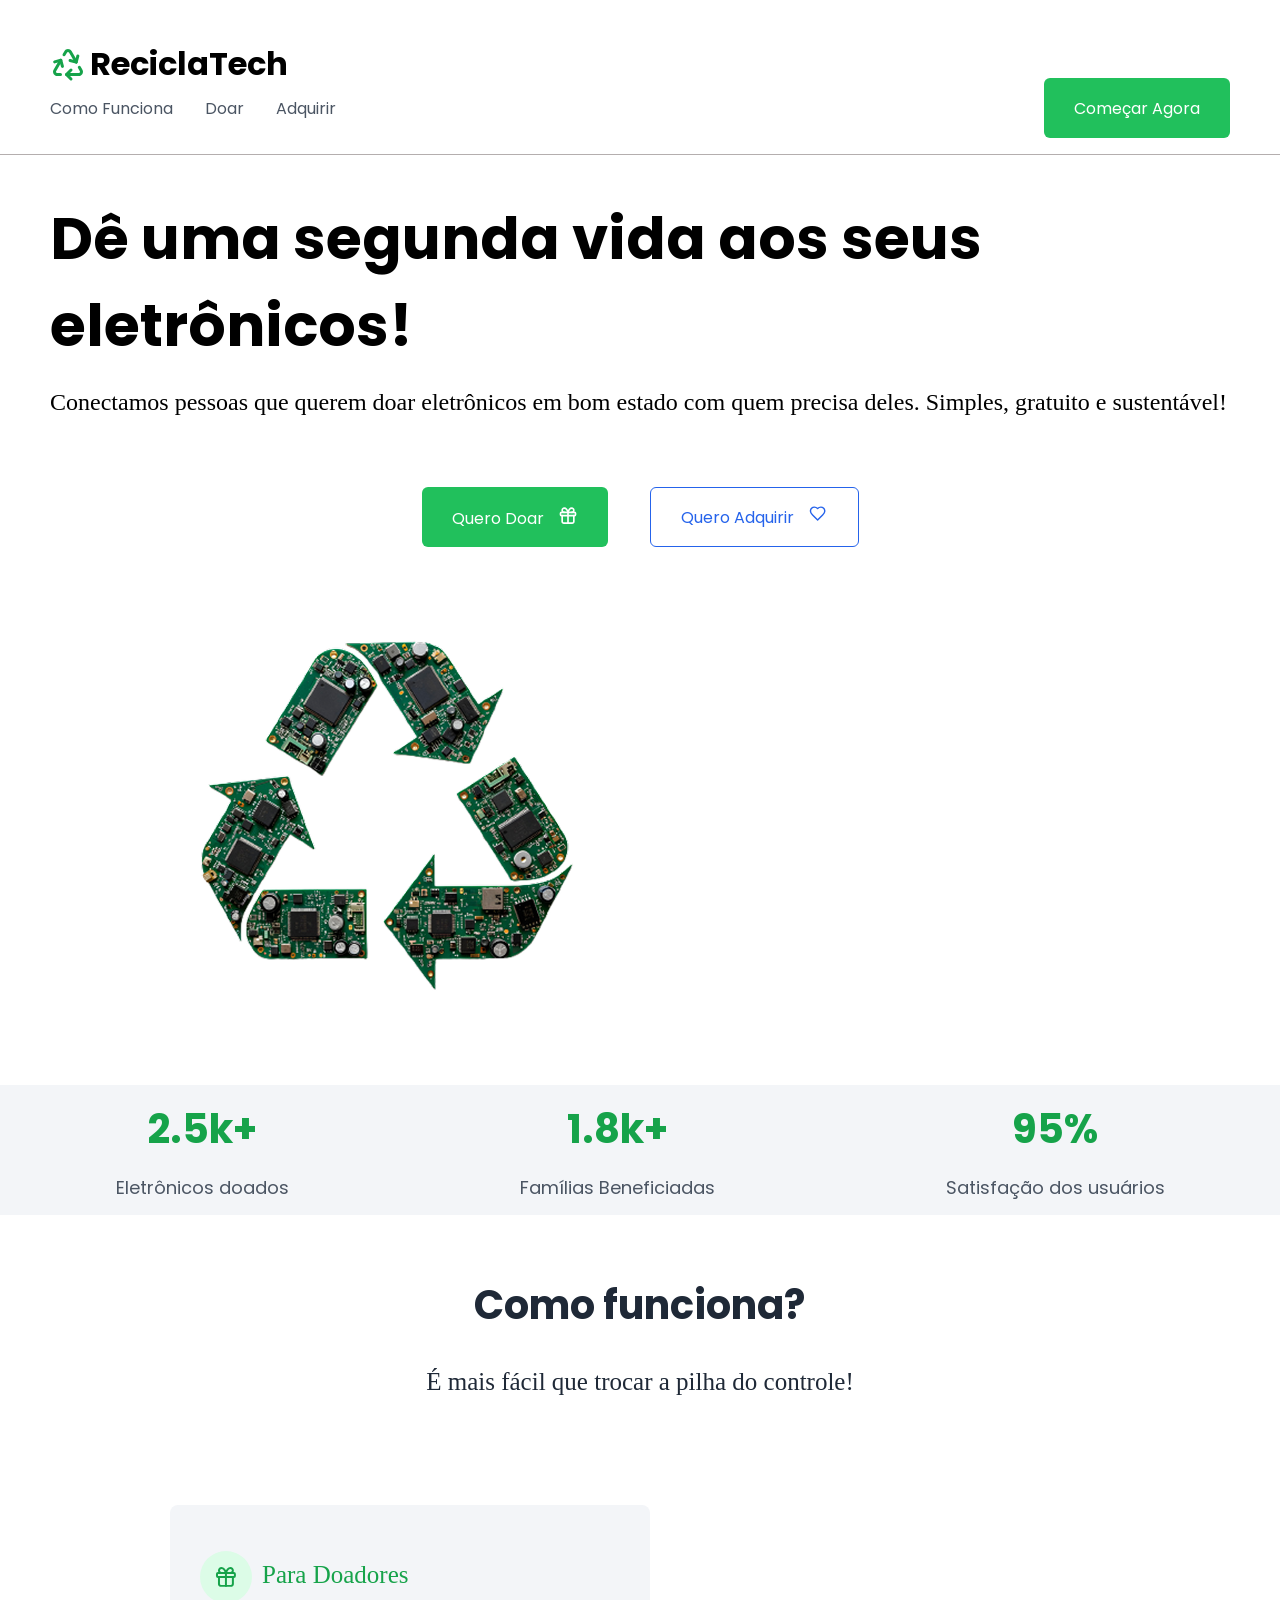
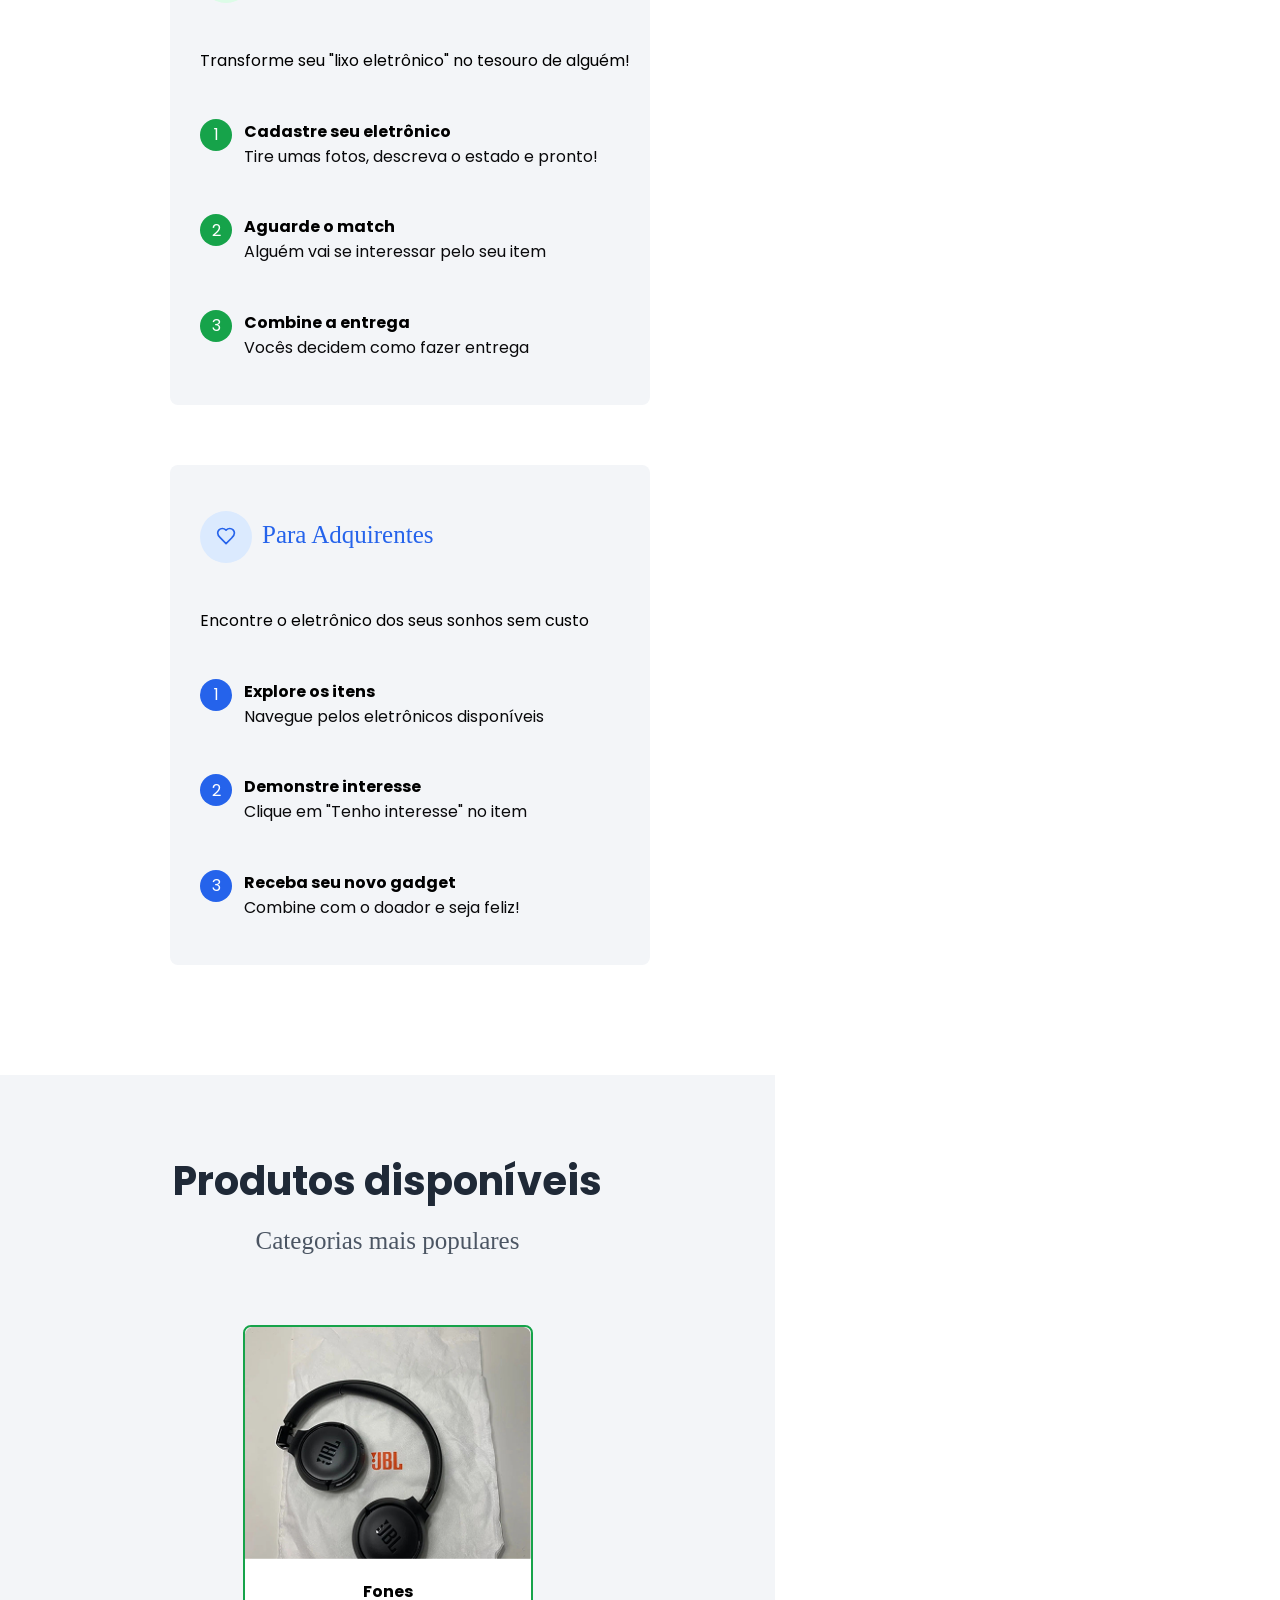
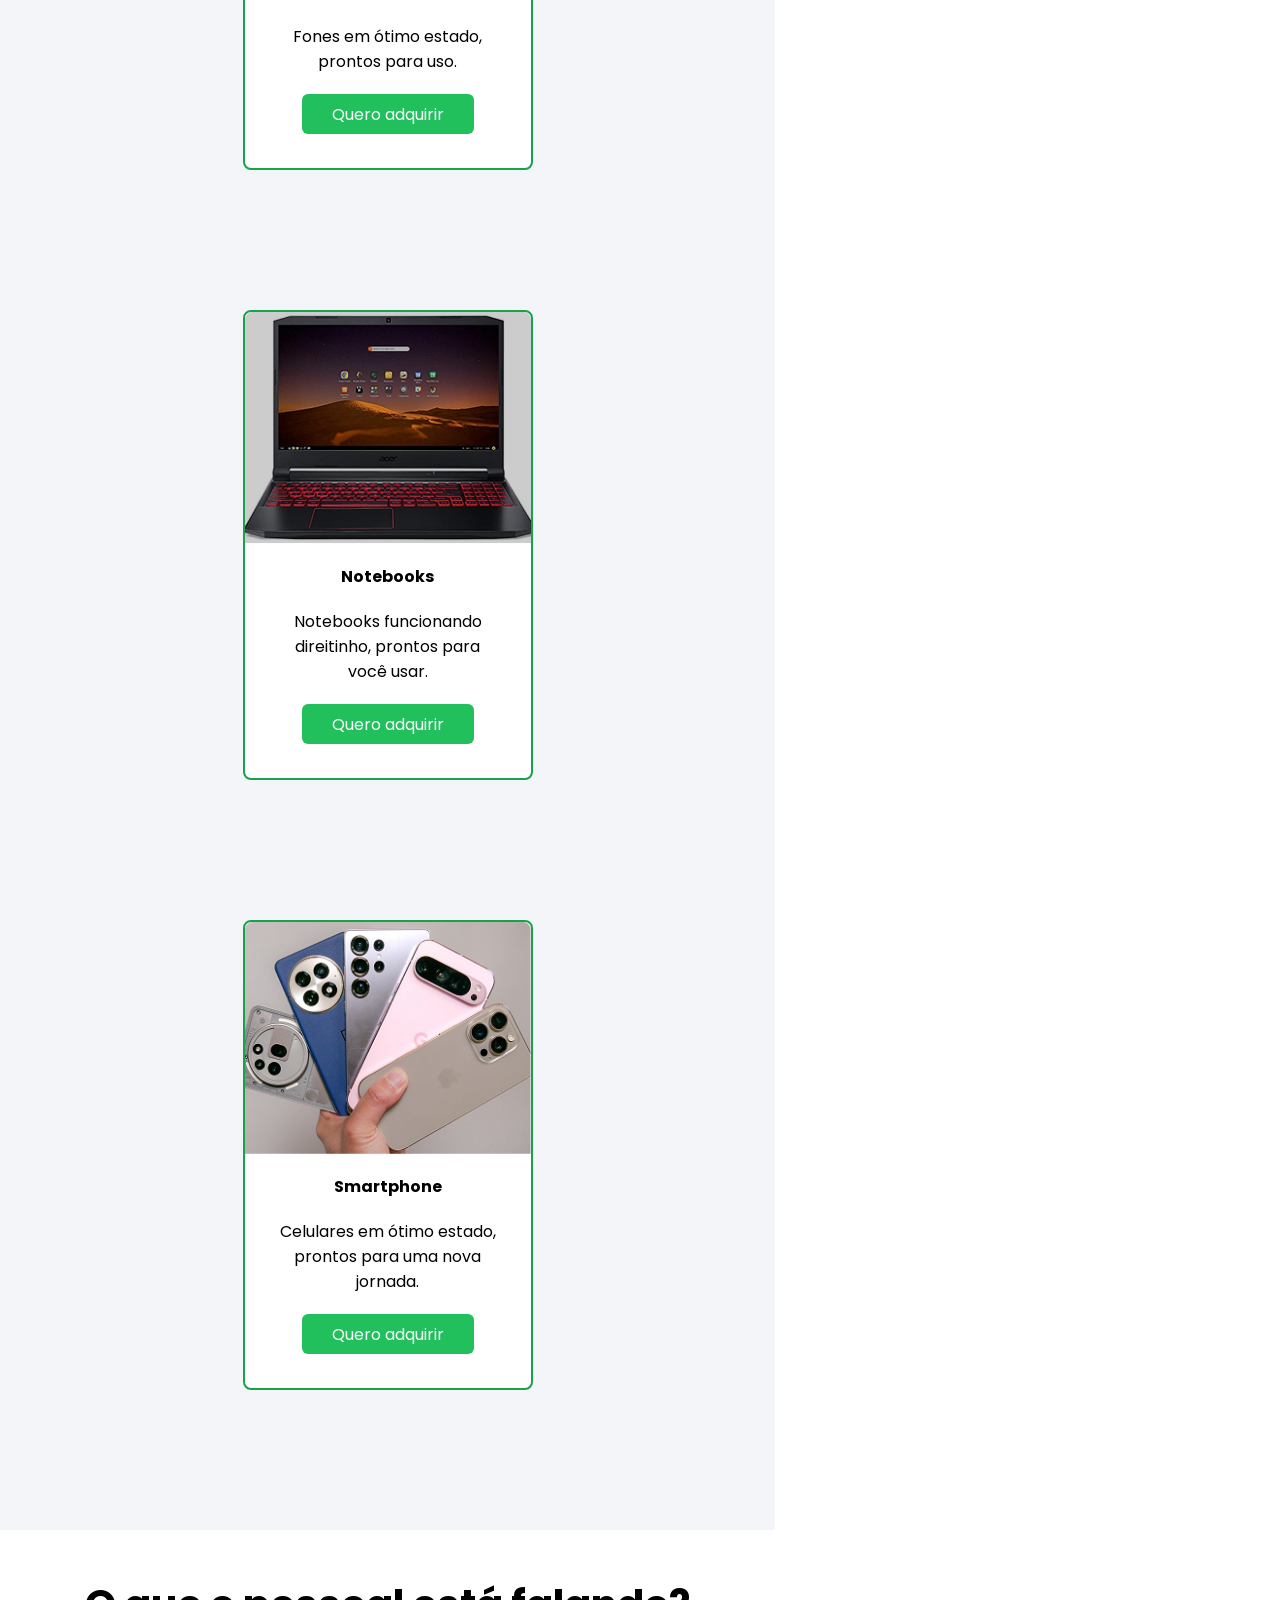
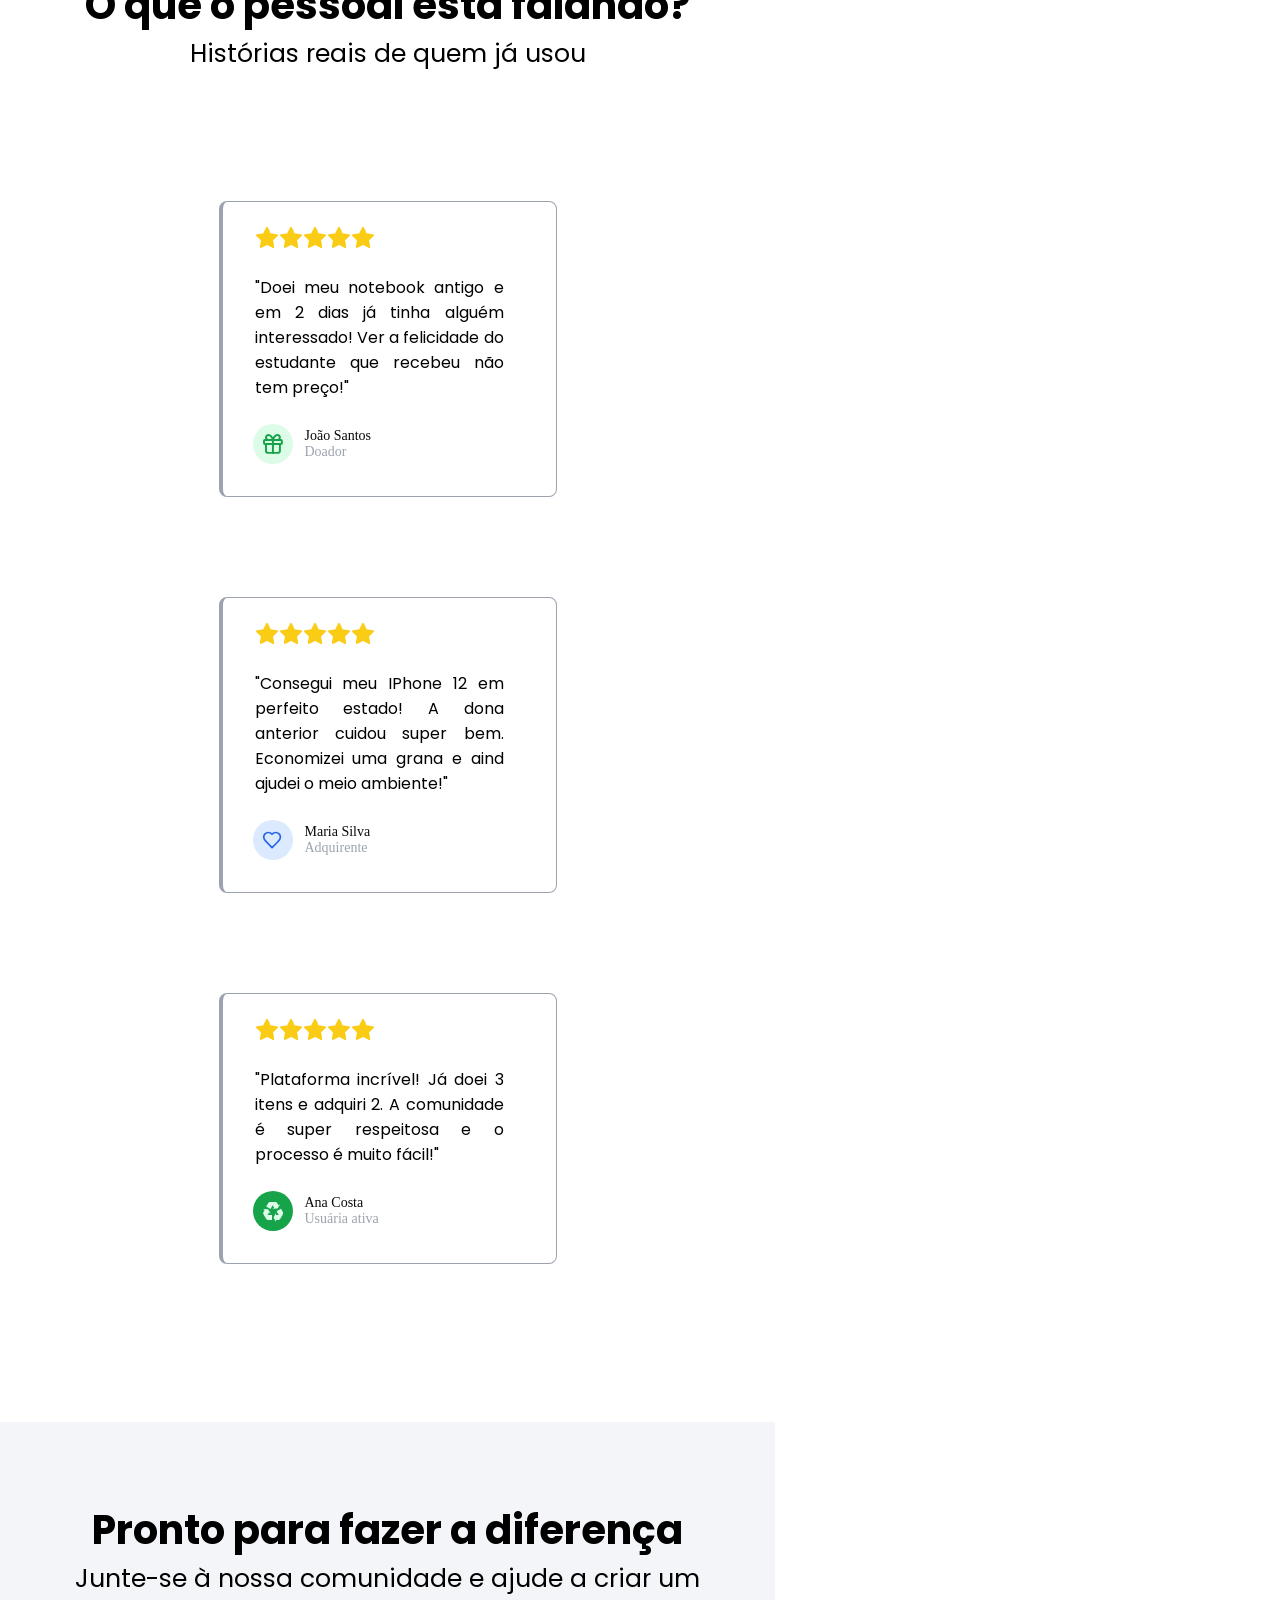
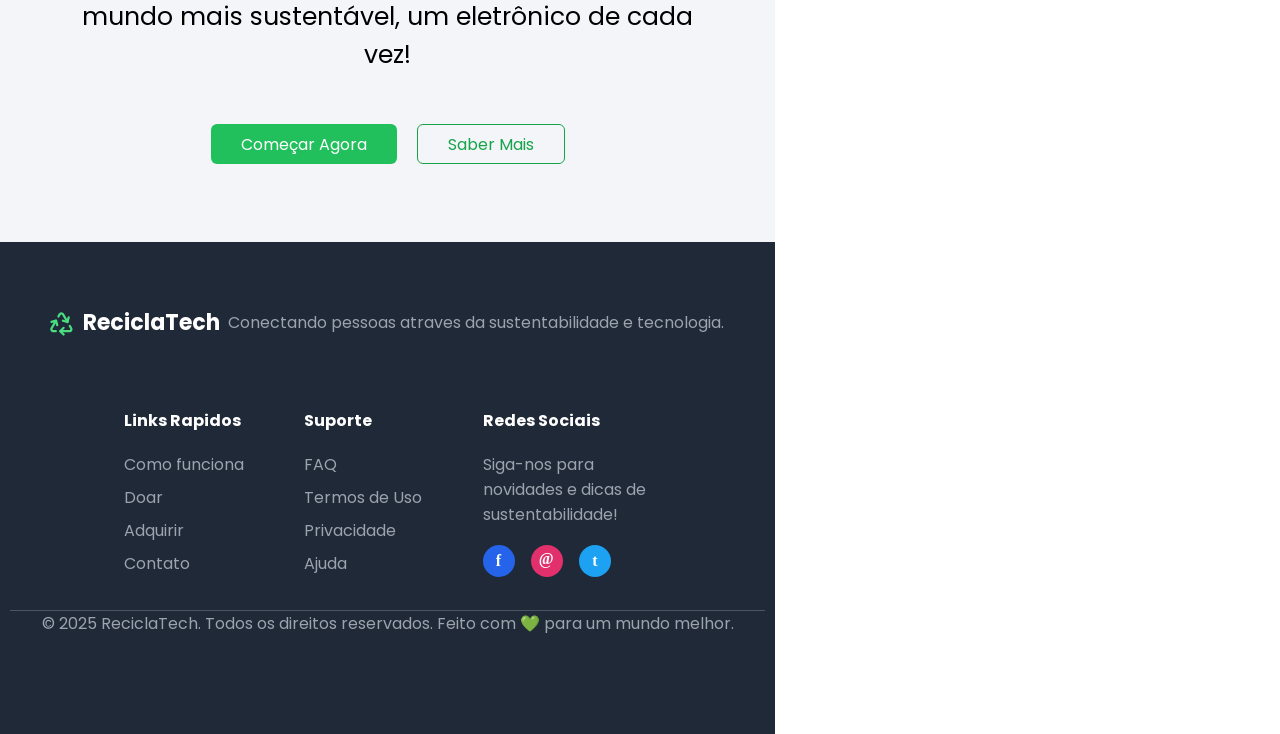
<file: index.html>
<!DOCTYPE html>
<html lang="pt-br">
<head>
    <meta charset="UTF-8">
    <meta name="viewport" content="width=device-width, initial-scale=1.0">
    <link rel="stylesheet" href="style.css">
    <link rel="preconnect" href="https://fonts.googleapis.com">
    <link rel="preconnect" href="https://fonts.gstatic.com" crossorigin>
    <link href="https://fonts.googleapis.com/css2?family=Poppins:ital,wght@0,100;0,200;0,300;0,400;0,500;0,600;0,700;0,800;0,900;1,100;1,200;1,300;1,400;1,500;1,600;1,700;1,800;1,900&display=swap" rel="stylesheet">

    <title>ReciclaTech</title>
       
</head>
<body>
    <header class="header">
        <div>
            <h1 class="header-logo">
                <svg width="36" height="36" viewBox="0 0 36 36" fill="none" xmlns="http://www.w3.org/2000/svg">
                    <path d="M10.5001 28.5H7.22264C6.74949 28.5014 6.28402 28.3804 5.8714 28.1489C5.45877 27.9173 5.113 27.5831 4.86764 27.1785C4.63201 26.7722 4.50741 26.311 4.50635 25.8413C4.5053 25.3716 4.62783 24.9099 4.86164 24.5025L10.7941 14.25" stroke="#16A34A" stroke-width="3" stroke-linecap="round" stroke-linejoin="round"/>
                    <path d="M16.5 28.5H28.8045C29.2754 28.4964 29.7374 28.3716 30.1461 28.1378C30.5549 27.904 30.8966 27.569 31.1385 27.165C31.3709 26.7598 31.4931 26.3008 31.4931 25.8337C31.4931 25.3666 31.3709 24.9077 31.1385 24.5025L29.2995 21.3225" stroke="#16A34A" stroke-width="3" stroke-linecap="round" stroke-linejoin="round"/>
                    <path d="M21 24L16.5 28.5L21 33" stroke="#16A34A" stroke-width="3" stroke-linecap="round" stroke-linejoin="round"/>
                    <path d="M12.4394 20.394L10.7939 14.25L4.6499 15.897" stroke="#16A34A" stroke-width="3" stroke-linecap="round" stroke-linejoin="round"/>
                    <path d="M14.0161 8.7165L15.6556 5.8785C15.891 5.46809 16.2285 5.12551 16.6354 4.88398C17.0422 4.64245 17.5046 4.51018 17.9776 4.5C18.447 4.49912 18.9084 4.62174 19.3154 4.85554C19.7225 5.08933 20.0609 5.42609 20.2966 5.832L26.2111 16.0965" stroke="#16A34A" stroke-width="3" stroke-linecap="round" stroke-linejoin="round"/>
                    <path d="M20.0669 14.4495L26.2109 16.0965L27.8564 9.9525" stroke="#16A34A" stroke-width="3" stroke-linecap="round" stroke-linejoin="round"/>
                </svg>
                <span>ReciclaTech</span>
            </h1>
            <nav>
                <ul class="menu-list">
                    <li><a href="#">Como Funciona</a></li>
                    <li><a href="#">Doar</a></li>
                    <li><a href="#">Adquirir</a></li>               
                </ul>
            </nav>
        </div>
        <button type="button">Começar Agora</button>        
    </header>
    <main>
            <div>
                <section class="intro">
                    <h2>Dê uma segunda vida aos seus eletrônicos!</h2>              
                    <h4>Conectamos pessoas que querem doar eletrônicos em bom estado com quem precisa deles. Simples, gratuito e sustentável!</h4>       
                </section>          
                <nav>
                    <ul class="buttons">
                        <li>
                            <button type="button">
                                <span>Quero Doar</span>
                                <svg width="20" height="20" viewBox="0 0 24 20" fill="none" xmlns="http://www.w3.org/2000/svg">
                                    <path d="M20 8H4C3.44772 8 3 8.44772 3 9V11C3 11.5523 3.44772 12 4 12H20C20.5523 12 21 11.5523 21 11V9C21 8.44772 20.5523 8 20 8Z" stroke="white" stroke-width="2" stroke-linecap="round" stroke-linejoin="round"/>
                                    <path d="M12 8V21" stroke="white" stroke-width="2" stroke-linecap="round" stroke-linejoin="round"/>
                                    <path d="M19 12V19C19 19.5304 18.7893 20.0391 18.4142 20.4142C18.0391 20.7893 17.5304 21 17 21H7C6.46957 21 5.96086 20.7893 5.58579 20.4142C5.21071 20.0391 5 19.5304 5 19V12" stroke="white" stroke-width="2" stroke-linecap="round" stroke-linejoin="round"/>
                                    <path d="M7.5 8.00001C6.83696 8.00001 6.20107 7.73662 5.73223 7.26778C5.26339 6.79894 5 6.16305 5 5.50001C5 4.83697 5.26339 4.20108 5.73223 3.73224C6.20107 3.2634 6.83696 3.00001 7.5 3.00001C8.46469 2.9832 9.41003 3.45127 10.2127 4.34317C11.0154 5.23507 11.6383 6.50941 12 8.00001C12.3617 6.50941 12.9846 5.23507 13.7873 4.34317C14.59 3.45127 15.5353 2.9832 16.5 3.00001C17.163 3.00001 17.7989 3.2634 18.2678 3.73224C18.7366 4.20108 19 4.83697 19 5.50001C19 6.16305 18.7366 6.79894 18.2678 7.26778C17.7989 7.73662 17.163 8.00001 16.5 8.00001" stroke="white" stroke-width="2" stroke-linecap="round" stroke-linejoin="round"/>
                                </svg>                
                            </button>
                        </li>       
                        <li>
                            <button class="adquirir">
                                <span>Quero Adquirir</span>                    
                                <svg width="20" height="18" viewBox="0 0 21 21" fill="none" xmlns="http://www.w3.org/2000/svg">
                                    <path d="M15.9069 11.721C17.1543 10.4987 18.4185 9.03358 18.4185 7.11637C18.4185 5.89514 17.9334 4.72393 17.0698 3.86039C16.2063 2.99685 15.0351 2.51172 13.8139 2.51172C12.3404 2.51172 11.3022 2.93032 10.0464 4.18614C8.7906 2.93032 7.75246 2.51172 6.27897 2.51172C5.05774 2.51172 3.88653 2.99685 3.02299 3.86039C2.15945 4.72393 1.67432 5.89514 1.67432 7.11637C1.67432 9.04195 2.93013 10.5071 4.18594 11.721L10.0464 17.5815L15.9069 11.721Z" stroke="#2563EB" stroke-width="1.67442" stroke-linecap="round" stroke-linejoin="round"/>
                                </svg>                
                            </button>                
                        </li>
                    </ul>
                </nav>
                <div style="margin-left: 180px; margin-top: 50px; margin-bottom: 57px;">
                    <img src="./assets/img/simbolo-de-reciclagem-feito-de-placas-de-circuitos-eletronicos 1.png" alt="símbolo de rciclagem feito de placas de circuitos eletrônicos">
                </div>  
                <section class="estatistica">
                    <div class="dados">
                        <h2>2.5k+</h2>
                        <p>Eletrônicos doados</p>
                    </div>   
                    <div class="dados">
                        <h2>1.8k+</h2>
                        <p>Famílias Beneficiadas</p>
                    </div>
                    <div class="dados">
                        <h2>95%</h2>
                        <p>Satisfação dos usuários</p>
                    </div>            
                </section>        
                <section class="funcionamento">
                    <div class="how-function">
                        <h2>Como funciona?</h2>
                        <h3>É mais fácil que trocar a pilha do controle!</h3>
                    </div>            
                    <div class="card">
                        <div class="donation">
                            <div class="circulo-topico">
                                <svg width="52" height="24" viewBox="0 0 24 24" fill="none" xmlns="http://www.w3.org/2000/svg">
                                    <path d="M19.8836 7.95349H3.97661C3.42753 7.95349 2.98242 8.3986 2.98242 8.94768V10.936C2.98242 11.4851 3.42753 11.9302 3.97661 11.9302H19.8836C20.4327 11.9302 20.8778 11.4851 20.8778 10.936V8.94768C20.8778 8.3986 20.4327 7.95349 19.8836 7.95349Z" stroke="#16A34A" stroke-width="1.98837" stroke-linecap="round" stroke-linejoin="round"/>
                                    <path d="M11.9302 7.95349V20.8779" stroke="#16A34A" stroke-width="1.98837" stroke-linecap="round" stroke-linejoin="round"/>
                                    <path d="M18.8893 11.9303V18.8896C18.8893 19.4169 18.6798 19.9227 18.3069 20.2956C17.934 20.6685 17.4283 20.878 16.9009 20.878H6.95908C6.43173 20.878 5.92598 20.6685 5.55308 20.2956C5.18019 19.9227 4.9707 19.4169 4.9707 18.8896V11.9303" stroke="#16A34A" stroke-width="1.98837" stroke-linecap="round" stroke-linejoin="round"/>
                                    <path d="M7.45617 7.95342C6.79698 7.95342 6.16479 7.69156 5.69868 7.22544C5.23256 6.75933 4.9707 6.12714 4.9707 5.46796C4.9707 4.80877 5.23256 4.17658 5.69868 3.71047C6.16479 3.24435 6.79698 2.98249 7.45617 2.98249C8.41525 2.96578 9.35509 3.43113 10.1531 4.31784C10.9512 5.20456 11.5704 6.47149 11.93 7.95342C12.2896 6.47149 12.9088 5.20456 13.7069 4.31784C14.5049 3.43113 15.4448 2.96578 16.4038 2.98249C17.063 2.98249 17.6952 3.24435 18.1613 3.71047C18.6274 4.17658 18.8893 4.80877 18.8893 5.46796C18.8893 6.12714 18.6274 6.75933 18.1613 7.22544C17.6952 7.69156 17.063 7.95342 16.4038 7.95342" stroke="#16A34A" stroke-width="1.98837" stroke-linecap="round" stroke-linejoin="round"/>
                                </svg>                   
                            </div>
                            <h3>Para Doadores</h3>                                    
                        </div>                
                        <p>Transforme seu "lixo eletrônico" no tesouro de alguém!</p>
                        <div class="subtopico">
                            <div class="circulo-subtopico circulo-subtopico--green">1</div>
                                <div class="text">
                                    <h4>Cadastre seu eletrônico</h4>
                                    <p>Tire umas fotos, descreva o estado e pronto!</p>
                                </div>
                            </div>                        
                        <div class="subtopico">
                            <div class="circulo-subtopico circulo-subtopico--green">2</div>                    
                                <div class="text">
                                    <h4>Aguarde o match</h4>
                                    <p>Alguém vai se interessar pelo seu item</p>
                                </div>
                        </div>                        
                        <div class="subtopico">
                            <div class="circulo-subtopico circulo-subtopico--green">3</div>
                                <div class="text">
                                    <h4>Combine a entrega</h4>
                                    <p>Vocês decidem como fazer  entrega</p>
                                </div>
                        </div>
                    </div>
                    <div class="card">
                        <div class="purchase">
                            <div class="circulo-topico">
                                <svg width="21" height="21" viewBox="0 0 21 21" fill="none" xmlns="http://www.w3.org/2000/svg">
                                <path d="M15.9069 11.721C17.1543 10.4987 18.4185 9.03358 18.4185 7.11637C18.4185 5.89514 17.9334 4.72393 17.0698 3.86039C16.2063 2.99685 15.0351 2.51172 13.8139 2.51172C12.3404 2.51172 11.3022 2.93032 10.0464 4.18614C8.7906 2.93032 7.75246 2.51172 6.27897 2.51172C5.05774 2.51172 3.88653 2.99685 3.02299 3.86039C2.15945 4.72393 1.67432 5.89514 1.67432 7.11637C1.67432 9.04195 2.93013 10.5071 4.18594 11.721L10.0464 17.5815L15.9069 11.721Z" stroke="#2563EB" stroke-width="1.67442" stroke-linecap="round" stroke-linejoin="round"/>
                                </svg>
                   
                            </div>
                            <h3>Para Adquirentes</h3>                                    
                        </div>                
                        <p>Encontre o eletrônico dos seus sonhos sem custo</p>
                        <div class="subtopico">
                            <div class="circulo-subtopico circulo-subtopico--blue">1</div>
                                <div class="text">
                                    <h4>Explore os itens</h4>
                                    <p>Navegue pelos eletrônicos disponíveis</p>
                                </div>
                            </div>                        
                        <div class="subtopico">
                            <div class="circulo-subtopico circulo-subtopico--blue">2</div>                    
                                <div class="text">
                                    <h4>Demonstre interesse</h4>
                                    <p>Clique em "Tenho interesse" no item</p>
                                </div>
                        </div>                        
                        <div class="subtopico">
                            <div class="circulo-subtopico circulo-subtopico--blue">3</div>
                                <div class="text">
                                    <h4>Receba seu novo gadget</h4>
                                    <p>Combine com o doador e seja feliz!</p>
                                </div>
                        </div>
                    </div>                    
                </section>
                <section class="produtos">
                    <div class="produtos-disponiveis">
                        <h2>Produtos disponíveis</h2>
                        <h3>Categorias mais populares</h3>
                    </div>
                    <div class="product-card">
                        <img src="./assets/img/fone-jbl.png" alt="fones de ouvido">
                        <div>
                        <h4>Fones</h4>
                        <p>Fones em ótimo estado, prontos para uso.</p>
                        <button>Quero adquirir</button>
                        </div>
                    </div>
                    <div class="product-card">
                        <img src="./assets/notebook.png" alt="Notebooks">
                        <div>
                        <h4>Notebooks</h4>
                        <p>Notebooks funcionando direitinho, prontos para você usar.</p>
                        <button>Quero adquirir</button>
                        </div>
                    </div>
                    <div class="product-card">
                        <img src="./assets/celulares.png" alt="Notebooks">
                        <div>
                        <h4>Smartphone</h4>
                        <p>Celulares em ótimo estado, prontos para uma nova jornada.</p>
                        <button>Quero adquirir</button>
                        </div>
                    </div>            
                </section>
                <section class="comments">
                    <div class="comment-title">
                        <h2>O que o pessoal está falando?</h2>
                        <h3>Histórias reais de quem já usou</h3>
                    </div>
                    <div class="comment-card">
                        <div class="people-comment">
                            <img src="./assets/star.png" alt="cinco estrelas">
                            <p>"Doei meu notebook antigo e em 2 dias já tinha alguém interessado! Ver a felicidade do estudante que recebeu não tem preço!"</p>
                        </div>
                        <div class="who">                        
                            <div class="avatar">
                                <svg width="24" height="24" viewBox="0 0 24 24" fill="none" xmlns="http://www.w3.org/2000/svg">
                                    <path d="M19.8836 7.95349H3.97661C3.42753 7.95349 2.98242 8.3986 2.98242 8.94768V10.936C2.98242 11.4851 3.42753 11.9302 3.97661 11.9302H19.8836C20.4327 11.9302 20.8778 11.4851 20.8778 10.936V8.94768C20.8778 8.3986 20.4327 7.95349 19.8836 7.95349Z" stroke="#16A34A" stroke-width="1.98837" stroke-linecap="round" stroke-linejoin="round"/>
                                    <path d="M11.9302 7.95349V20.8779" stroke="#16A34A" stroke-width="1.98837" stroke-linecap="round" stroke-linejoin="round"/>
                                    <path d="M18.8893 11.9303V18.8896C18.8893 19.4169 18.6798 19.9227 18.3069 20.2956C17.934 20.6685 17.4283 20.878 16.9009 20.878H6.95908C6.43173 20.878 5.92598 20.6685 5.55308 20.2956C5.18019 19.9227 4.9707 19.4169 4.9707 18.8896V11.9303" stroke="#16A34A" stroke-width="1.98837" stroke-linecap="round" stroke-linejoin="round"/>
                                    <path d="M7.45617 7.95342C6.79698 7.95342 6.16479 7.69156 5.69868 7.22544C5.23256 6.75933 4.9707 6.12714 4.9707 5.46796C4.9707 4.80877 5.23256 4.17658 5.69868 3.71047C6.16479 3.24435 6.79698 2.98249 7.45617 2.98249C8.41525 2.96578 9.35509 3.43113 10.1531 4.31784C10.9512 5.20456 11.5704 6.47149 11.93 7.95342C12.2896 6.47149 12.9088 5.20456 13.7069 4.31784C14.5049 3.43113 15.4448 2.96578 16.4038 2.98249C17.063 2.98249 17.6952 3.24435 18.1613 3.71047C18.6274 4.17658 18.8893 4.80877 18.8893 5.46796C18.8893 6.12714 18.6274 6.75933 18.1613 7.22544C17.6952 7.69156 17.063 7.95342 16.4038 7.95342" stroke="#16A34A" stroke-width="1.98837" stroke-linecap="round" stroke-linejoin="round"/>
                                </svg>
                            </div>
                            <div class="name">
                                <h5>João Santos</h5>
                                <h5 class="subtitle">Doador</h5>
                            </div>
                        </div>
                    </div>
                    <div class="comment-card">
                        <div class="people-comment">
                            <img src="./assets/star.png" alt="cinco estrelas">
                            <p>"Consegui meu IPhone 12 em perfeito estado! A dona anterior cuidou super bem. Economizei uma grana e aind ajudei o meio ambiente!"</p>
                        </div>
                        <div class="who">                        
                            <div class="avatar avatar-blue">
                                <svg width="21" height="21" viewBox="0 0 21 21" fill="none" xmlns="http://www.w3.org/2000/svg">
                                <path d="M15.9069 11.721C17.1543 10.4987 18.4185 9.03358 18.4185 7.11637C18.4185 5.89514 17.9334 4.72393 17.0698 3.86039C16.2063 2.99685 15.0351 2.51172 13.8139 2.51172C12.3404 2.51172 11.3022 2.93032 10.0464 4.18614C8.7906 2.93032 7.75246 2.51172 6.27897 2.51172C5.05774 2.51172 3.88653 2.99685 3.02299 3.86039C2.15945 4.72393 1.67432 5.89514 1.67432 7.11637C1.67432 9.04195 2.93013 10.5071 4.18594 11.721L10.0464 17.5815L15.9069 11.721Z" stroke="#2563EB" stroke-width="1.67442" stroke-linecap="round" stroke-linejoin="round"/>
                                </svg>
                            </div>
                            <div class="name">
                                <h5>Maria Silva</h5>
                                <h5 class="subtitle">Adquirente</h5>
                            </div>
                        </div>
                    </div>
                    <div class="comment-card">
                        <div class="people-comment">
                            <img src="./assets/star.png" alt="cinco estrelas">
                            <p>"Plataforma incrível! Já doei 3 itens e adquiri 2. A comunidade é super respeitosa e o processo é muito fácil!"</p>
                        </div>
                        <div class="who">                        
                            <div class="avatar avatar-green">
                                <svg width="24" height="24" viewBox="0 0 24 24" fill="none" xmlns="http://www.w3.org/2000/svg">
                                <path d="M21.8202 15.4201L19.3202 19.7501C18.8302 20.6101 17.9202 21.0601 17.0002 21.0001H15.0002V23.0001L12.5002 18.5001L15.0002 14.0001V16.0001H17.8202L15.6002 12.1501L19.9302 9.65006L21.7302 12.7701C22.2502 13.5401 22.3202 14.5701 21.8202 15.4201ZM9.21016 3.06006H14.2102C15.1902 3.06006 16.0402 3.63006 16.4502 4.45006L17.4502 6.19006L19.1802 5.19006L16.5402 9.60006L11.3902 9.69006L13.1202 8.69006L11.7102 6.24006L9.50016 10.0901L5.16016 7.59006L6.96016 4.47006C7.37016 3.64006 8.22016 3.06006 9.21016 3.06006ZM5.05016 19.7601L2.55016 15.4301C2.06016 14.5801 2.13016 13.5601 2.64016 12.7901L3.64016 11.0601L1.91016 10.0601L7.05016 10.1401L9.70016 14.5601L7.97016 13.5601L6.56016 16.0001H11.0002V21.0001H7.40016C6.93166 21.034 6.46305 20.9357 6.04762 20.7165C5.63219 20.4973 5.2866 20.1659 5.05016 19.7601Z" fill="#DCFCE7"/>
                                </svg>
                            </div>
                            <div class="name">
                                <h5>Ana Costa</h5>
                                <h5 class="subtitle">Usuária ativa</h5>
                            </div>
                        </div>
                    </div>
                </section>
            </div>     
                <section class="join">
                    <div>
                        <h2> Pronto para fazer a diferença</h2>
                        <h3>Junte-se à nossa comunidade e ajude a criar um mundo mais sustentável, um eletrônico de cada vez!</h3>
                    </div>
                    <div>
                        <button>Começar Agora</button>
                        <button class="know"> Saber Mais</button>
                    </div>                    
                </section>
        </main>
        <footer>
            <section class="rodape">
                <div class="titulo-rodape">
                    <svg width="27" height="27" viewBox="0 0 27 27" fill="none" xmlns="http://www.w3.org/2000/svg">
                    <path d="M7.80362 21.1807H5.36783C5.01619 21.1817 4.67026 21.0919 4.36361 20.9198C4.05695 20.7477 3.79998 20.4993 3.61763 20.1986C3.44251 19.8966 3.34991 19.5539 3.34913 19.2048C3.34834 18.8557 3.4394 18.5126 3.61317 18.2098L8.02212 10.5903" stroke="#4ADE80" stroke-width="2.22956" stroke-linecap="round" stroke-linejoin="round"/>
                    <path d="M12.2627 21.1804H21.4072C21.7572 21.1777 22.1005 21.085 22.4043 20.9113C22.7081 20.7375 22.9621 20.4885 23.1418 20.1883C23.3145 19.8871 23.4054 19.546 23.4054 19.1989C23.4054 18.8517 23.3145 18.5107 23.1418 18.2095L21.7751 15.8462" stroke="#4ADE80" stroke-width="2.22956" stroke-linecap="round" stroke-linejoin="round"/>
                    <path d="M15.607 17.8364L12.2627 21.1808L15.607 24.5251" stroke="#4ADE80" stroke-width="2.22956" stroke-linecap="round" stroke-linejoin="round"/>
                    <path d="M9.2451 15.1565L8.02219 10.5903L3.45605 11.8144" stroke="#4ADE80" stroke-width="2.22956" stroke-linecap="round" stroke-linejoin="round"/>
                    <path d="M10.4165 6.47788L11.635 4.36872C11.8099 4.06372 12.0608 3.80911 12.3631 3.62961C12.6655 3.45011 13.0091 3.35181 13.3606 3.34424C13.7095 3.34359 14.0524 3.43472 14.3549 3.60847C14.6574 3.78223 14.9089 4.0325 15.0841 4.33417L19.4797 11.9626" stroke="#4ADE80" stroke-width="2.22956" stroke-linecap="round" stroke-linejoin="round"/>
                    <path d="M14.9131 10.7381L19.4792 11.9621L20.7021 7.396" stroke="#4ADE80" stroke-width="2.22956" stroke-linecap="round" stroke-linejoin="round"/>
                    </svg>
                    <h2>ReciclaTech</h2>
                    <p>Conectando pessoas atraves da sustentabilidade e tecnologia.</p>
                </div>
                <div class="links-rodape">                
                <div class="links-rapidos">
                    <p class="titulo">Links Rapidos</p>
                    <p>Como funciona</p>
                    <p>Doar</p>
                    <p>Adquirir</p>
                    <p>Contato</p>
                </div>
                <div class="suporte">
                    <p class="titulo">Suporte</p>
                    <p>FAQ</p>
                    <p>Termos de Uso</p>
                    <p>Privacidade</p>
                    <p>Ajuda</p>                    
                </div>
                <div class="redes">
                    <p class="titulo">Redes Sociais</p>
                    <p>Siga-nos para novidades e dicas de sustentabilidade!</p>
                    <div class="redes-sociais">
                        <div class="facebook">
                           <p>f</p> 
                        </div>
                        <div class="instagram">
                            <p>@</p>
                        </div>
                        <div class="twitter">
                            <p>t</p>
                        </div>    
                    </div>
                </div>
                </div>
                <div class="copyright">
                    <p>© 2025 ReciclaTech. Todos os direitos reservados. Feito com 💚 para um mundo melhor.</p>
                </div>
            </section>
        </footer>
    </body>
</html>
</file>
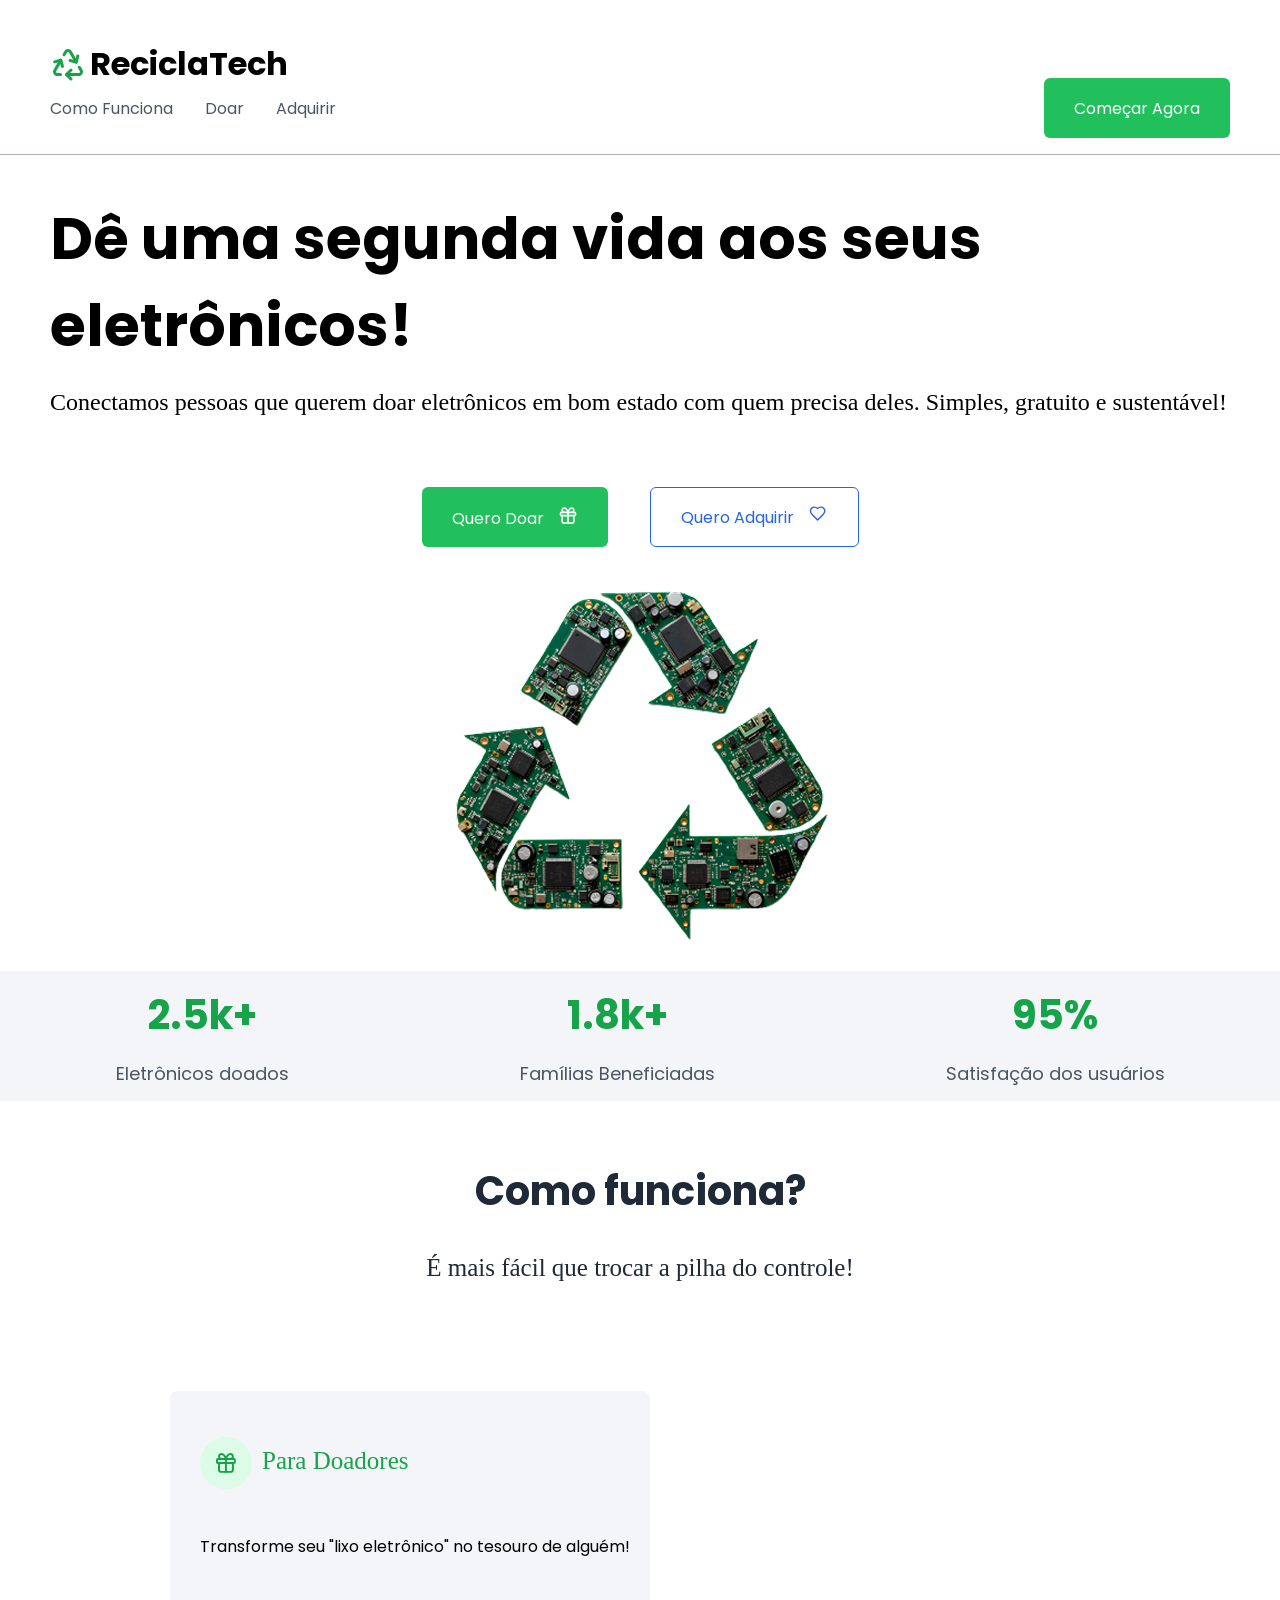
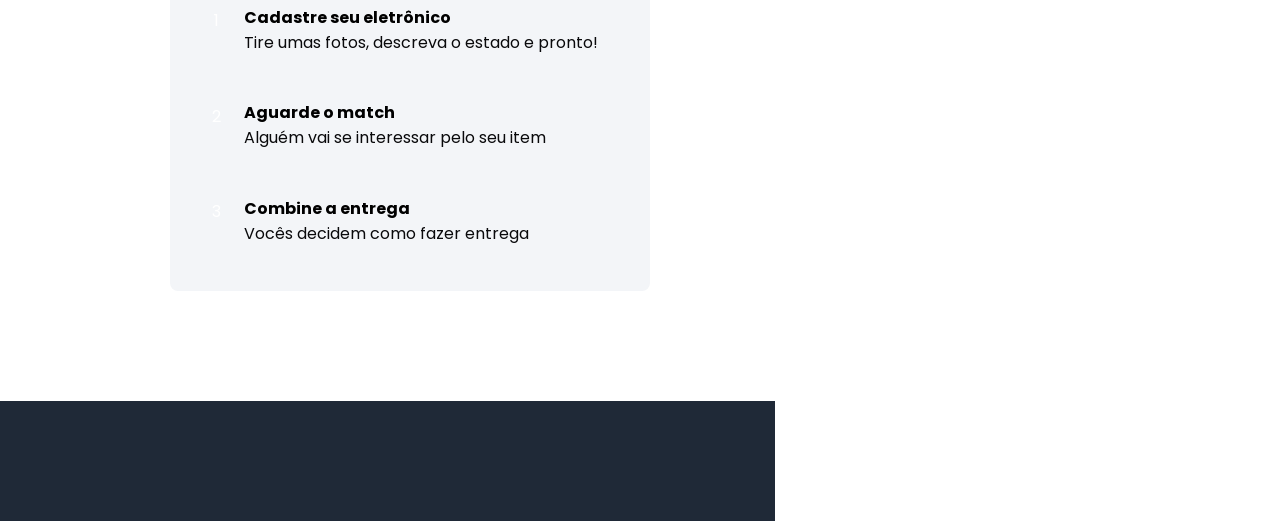
<file: biel.html>
<!DOCTYPE html>
<html lang="pt-br">
  <head>
    <meta charset="UTF-8" />
    <meta name="viewport" content="width=device-width, initial-scale=1.0" />
    <link rel="stylesheet" href="style.css" />
    <link rel="preconnect" href="https://fonts.googleapis.com" />
    <link rel="preconnect" href="https://fonts.gstatic.com" crossorigin />
    <link
      href="https://fonts.googleapis.com/css2?family=Poppins:ital,wght@0,100;0,200;0,300;0,400;0,500;0,600;0,700;0,800;0,900;1,100;1,200;1,300;1,400;1,500;1,600;1,700;1,800;1,900&display=swap"
      rel="stylesheet"
    />
    <title>ReciclaTech</title>
  </head>
  <body>
    <header class="header">
      <div>
        <h1 class="header-logo">
          <svg width="36" height="36" viewBox="0 0 36 36" fill="none" xmlns="http://www.w3.org/2000/svg">
            <path
              d="M10.5001 28.5H7.22264C6.74949 28.5014 6.28402 28.3804 5.8714 28.1489C5.45877 27.9173 5.113 27.5831 4.86764 27.1785C4.63201 26.7722 4.50741 26.311 4.50635 25.8413C4.5053 25.3716 4.62783 24.9099 4.86164 24.5025L10.7941 14.25"
              stroke="#16A34A"
              stroke-width="3"
              stroke-linecap="round"
              stroke-linejoin="round"
            />
            <path
              d="M16.5 28.5H28.8045C29.2754 28.4964 29.7374 28.3716 30.1461 28.1378C30.5549 27.904 30.8966 27.569 31.1385 27.165C31.3709 26.7598 31.4931 26.3008 31.4931 25.8337C31.4931 25.3666 31.3709 24.9077 31.1385 24.5025L29.2995 21.3225"
              stroke="#16A34A"
              stroke-width="3"
              stroke-linecap="round"
              stroke-linejoin="round"
            />
            <path
              d="M21 24L16.5 28.5L21 33"
              stroke="#16A34A"
              stroke-width="3"
              stroke-linecap="round"
              stroke-linejoin="round"
            />
            <path
              d="M12.4394 20.394L10.7939 14.25L4.6499 15.897"
              stroke="#16A34A"
              stroke-width="3"
              stroke-linecap="round"
              stroke-linejoin="round"
            />
            <path
              d="M14.0161 8.7165L15.6556 5.8785C15.891 5.46809 16.2285 5.12551 16.6354 4.88398C17.0422 4.64245 17.5046 4.51018 17.9776 4.5C18.447 4.49912 18.9084 4.62174 19.3154 4.85554C19.7225 5.08933 20.0609 5.42609 20.2966 5.832L26.2111 16.0965"
              stroke="#16A34A"
              stroke-width="3"
              stroke-linecap="round"
              stroke-linejoin="round"
            />
            <path
              d="M20.0669 14.4495L26.2109 16.0965L27.8564 9.9525"
              stroke="#16A34A"
              stroke-width="3"
              stroke-linecap="round"
              stroke-linejoin="round"
            />
          </svg>
          <span>ReciclaTech</span>
        </h1>
        <nav>
          <ul class="menu-list">
            <li><a href="#">Como Funciona</a></li>
            <li><a href="#">Doar</a></li>
            <li><a href="#">Adquirir</a></li>
          </ul>
        </nav>
      </div>
      <button type="button">Começar Agora</button>
    </header>
    <main>
      <div>
        <section class="intro">
          <h2>Dê uma segunda vida aos seus eletrônicos!</h2>
          <h4>
            Conectamos pessoas que querem doar eletrônicos em bom estado com quem precisa deles. Simples, gratuito e
            sustentável!
          </h4>
        </section>
        <nav>
          <ul class="buttons">
            <li>
              <button type="button">
                <span>Quero Doar</span>
                <svg width="20" height="20" viewBox="0 0 24 20" fill="none" xmlns="http://www.w3.org/2000/svg">
                  <path
                    d="M20 8H4C3.44772 8 3 8.44772 3 9V11C3 11.5523 3.44772 12 4 12H20C20.5523 12 21 11.5523 21 11V9C21 8.44772 20.5523 8 20 8Z"
                    stroke="white"
                    stroke-width="2"
                    stroke-linecap="round"
                    stroke-linejoin="round"
                  />
                  <path d="M12 8V21" stroke="white" stroke-width="2" stroke-linecap="round" stroke-linejoin="round" />
                  <path
                    d="M19 12V19C19 19.5304 18.7893 20.0391 18.4142 20.4142C18.0391 20.7893 17.5304 21 17 21H7C6.46957 21 5.96086 20.7893 5.58579 20.4142C5.21071 20.0391 5 19.5304 5 19V12"
                    stroke="white"
                    stroke-width="2"
                    stroke-linecap="round"
                    stroke-linejoin="round"
                  />
                  <path
                    d="M7.5 8.00001C6.83696 8.00001 6.20107 7.73662 5.73223 7.26778C5.26339 6.79894 5 6.16305 5 5.50001C5 4.83697 5.26339 4.20108 5.73223 3.73224C6.20107 3.2634 6.83696 3.00001 7.5 3.00001C8.46469 2.9832 9.41003 3.45127 10.2127 4.34317C11.0154 5.23507 11.6383 6.50941 12 8.00001C12.3617 6.50941 12.9846 5.23507 13.7873 4.34317C14.59 3.45127 15.5353 2.9832 16.5 3.00001C17.163 3.00001 17.7989 3.2634 18.2678 3.73224C18.7366 4.20108 19 4.83697 19 5.50001C19 6.16305 18.7366 6.79894 18.2678 7.26778C17.7989 7.73662 17.163 8.00001 16.5 8.00001"
                    stroke="white"
                    stroke-width="2"
                    stroke-linecap="round"
                    stroke-linejoin="round"
                  />
                </svg>
              </button>
            </li>
            <li>
              <button class="adquirir">
                <span>Quero Adquirir</span>
                <svg width="20" height="18" viewBox="0 0 21 21" fill="none" xmlns="http://www.w3.org/2000/svg">
                  <path
                    d="M15.9069 11.721C17.1543 10.4987 18.4185 9.03358 18.4185 7.11637C18.4185 5.89514 17.9334 4.72393 17.0698 3.86039C16.2063 2.99685 15.0351 2.51172 13.8139 2.51172C12.3404 2.51172 11.3022 2.93032 10.0464 4.18614C8.7906 2.93032 7.75246 2.51172 6.27897 2.51172C5.05774 2.51172 3.88653 2.99685 3.02299 3.86039C2.15945 4.72393 1.67432 5.89514 1.67432 7.11637C1.67432 9.04195 2.93013 10.5071 4.18594 11.721L10.0464 17.5815L15.9069 11.721Z"
                    stroke="#2563EB"
                    stroke-width="1.67442"
                    stroke-linecap="round"
                    stroke-linejoin="round"
                  />
                </svg>
              </button>
            </li>
          </ul>
        </nav>
        <div>
          <img
            style="display: block; margin-inline: auto"
            src="./assets/img/simbolo-de-reciclagem-feito-de-placas-de-circuitos-eletronicos 1.png"
            alt="símbolo de rciclagem feito de placas de circuitos eletrônicos"
          />
        </div>
        <section class="estatistica">
          <div class="dados">
            <h2>2.5k+</h2>
            <p>Eletrônicos doados</p>
          </div>
          <div class="dados">
            <h2>1.8k+</h2>
            <p>Famílias Beneficiadas</p>
          </div>
          <div class="dados">
            <h2>95%</h2>
            <p>Satisfação dos usuários</p>
          </div>
        </section>
        <section class="funcionamento">
          <div>
            <div class="how-function">
              <h2>Como funciona?</h2>
              <h3>É mais fácil que trocar a pilha do controle!</h3>
            </div>
            <div class="card">
              <div class="donation">
                <div class="circulo-topico">
                  <svg width="52" height="24" viewBox="0 0 24 24" fill="none" xmlns="http://www.w3.org/2000/svg">
                    <path
                      d="M19.8836 7.95349H3.97661C3.42753 7.95349 2.98242 8.3986 2.98242 8.94768V10.936C2.98242 11.4851 3.42753 11.9302 3.97661 11.9302H19.8836C20.4327 11.9302 20.8778 11.4851 20.8778 10.936V8.94768C20.8778 8.3986 20.4327 7.95349 19.8836 7.95349Z"
                      stroke="#16A34A"
                      stroke-width="1.98837"
                      stroke-linecap="round"
                      stroke-linejoin="round"
                    />
                    <path
                      d="M11.9302 7.95349V20.8779"
                      stroke="#16A34A"
                      stroke-width="1.98837"
                      stroke-linecap="round"
                      stroke-linejoin="round"
                    />
                    <path
                      d="M18.8893 11.9303V18.8896C18.8893 19.4169 18.6798 19.9227 18.3069 20.2956C17.934 20.6685 17.4283 20.878 16.9009 20.878H6.95908C6.43173 20.878 5.92598 20.6685 5.55308 20.2956C5.18019 19.9227 4.9707 19.4169 4.9707 18.8896V11.9303"
                      stroke="#16A34A"
                      stroke-width="1.98837"
                      stroke-linecap="round"
                      stroke-linejoin="round"
                    />
                    <path
                      d="M7.45617 7.95342C6.79698 7.95342 6.16479 7.69156 5.69868 7.22544C5.23256 6.75933 4.9707 6.12714 4.9707 5.46796C4.9707 4.80877 5.23256 4.17658 5.69868 3.71047C6.16479 3.24435 6.79698 2.98249 7.45617 2.98249C8.41525 2.96578 9.35509 3.43113 10.1531 4.31784C10.9512 5.20456 11.5704 6.47149 11.93 7.95342C12.2896 6.47149 12.9088 5.20456 13.7069 4.31784C14.5049 3.43113 15.4448 2.96578 16.4038 2.98249C17.063 2.98249 17.6952 3.24435 18.1613 3.71047C18.6274 4.17658 18.8893 4.80877 18.8893 5.46796C18.8893 6.12714 18.6274 6.75933 18.1613 7.22544C17.6952 7.69156 17.063 7.95342 16.4038 7.95342"
                      stroke="#16A34A"
                      stroke-width="1.98837"
                      stroke-linecap="round"
                      stroke-linejoin="round"
                    />
                  </svg>
                </div>
                <h3>Para Doadores</h3>
              </div>
              <p>Transforme seu "lixo eletrônico" no tesouro de alguém!</p>
              <div class="subtopico">
                <div class="circulo-subtopico">1</div>
                <div class="text">
                  <h4>Cadastre seu eletrônico</h4>
                  <p>Tire umas fotos, descreva o estado e pronto!</p>
                </div>
              </div>
              <div class="subtopico">
                <div class="circulo-subtopico">2</div>
                <div class="text">
                  <h4>Aguarde o match</h4>
                  <p>Alguém vai se interessar pelo seu item</p>
                </div>
              </div>
              <div class="subtopico">
                <div class="circulo-subtopico">3</div>
                <div class="text">
                  <h4>Combine a entrega</h4>
                  <p>Vocês decidem como fazer entrega</p>
                </div>
              </div>
            </div>
          </div>
        </section>
      </div>
    </main>
    <footer></footer>
  </body>
</html>
</file>
<file: style.css>
*{
    margin:0;
    padding:0;
    box-sizing: border-box;
    list-style: none;
    font-family: "Poppins", sans-serif;
}

a{
    color: inherit;
    text-decoration: none;
}

button {
    border: none;
}

header {
    display: flex;
    padding-bottom: 16px;
    justify-content: space-between;
    align-items: end;
    border-bottom: 1px solid #B4AEAE;
    padding: 40px 50px 16px 50px;

    button {
        height: 60px;
        padding-inline: 30px;
        color: #FFFFFF;
        border-radius: 6px;
        background-color: #21C05C;
        font-size: 16px;        
    }
}

.header-logo {
    display: flex;
    align-items: center;
    gap: 0 4px;
    margin-bottom: 8px;
    
    span {
        font-size: 32px;
        font-weight: 700;
    }
}

.menu-list {
    display: flex;
    gap: 0 32px;
    margin-bottom: 17px;
    
    li a{
    font-size: 16px;
    font-weight: 400;
    color: #4B5563;
    }
}

main {
    display: flex;
    flex-direction: column;    

    .intro {
        padding: 40px 50px 16px 50px;

        h2{
            font-size: 58px;
            font-weight: 400;
            font-weight: bold;
            margin-bottom: 20px;
        }

        h4 {
            font-size: 24px;
            font-weight: 400;
            font-family: "Inter";
            margin-bottom: 55px;
        }
         
    }

    .buttons {
        display: flex;
        gap: 0 42px;
        justify-content: center;
         
        li a{
            font-size: 16px;
            font-weight: 400;              
        }

        span {
        font-size: 16px;
        font-weight: 400;
        margin-right: 10px;       
        }

        button {
        height: 60px;
        padding-inline: 30px;
        color: #FFFFFF;
        border-radius: 6px;
        background-color: #21C05C;
        font-size: 16px;               
        }

        .adquirir {
            height: 60px;
            color: #2563EB;
            
            background-color: #FFFFFF;
            border-color: #2563EB;
            border-style: solid;
            border-width: 1px;                         
        }
    }

    .estatistica {
        display: flex;
        background-color: #F3F5F8;

        .dados {
            display: flex;
            flex-direction: column;
            align-items: center;
            margin: auto;      
            justify-content: space-evenly;
            height:130px;   

            h2{
                font-size: 40px;
                font-weight: 400;
                font-weight: bold;
                color: #16A34A;                     
            }
        
            p{
                font-size: 18px;
                font-weight: 400;
                color: #4B5563;                 
            }
        }
    }

    .funcionamento{
        padding: 60px 140px 80px 140px;
        display: flex;
        background-color: #FFFFFF;
        flex-direction: column;
        
        h2{
            font-size: 40px;
            font-weight: 700;
            font-weight: bold;
            color: #1F2937; 
            height: 100%;    
        }

        h3{
            font-family: "Inter";
            font-size: 25px;
            font-weight: 400;
            color: #1F2937;
            height: 150%;
            margin-top: 22px;                
        }

        .how-function{
            display: flex;
            flex-direction: column;
            align-items: center;
            margin: auto;
            height: 200px;         
        }

        .card{                
            display: flex;                
            flex-direction: column;
            background-color: #F3F5F8 ;
            border-radius: 8px;                
            justify-content: space-evenly;
            padding: 40px 20px 0 30px;
            margin: 30px;
            height: 500px;
            width: 480px;                
               
            .circulo-topico{
                width: 52px;
                height: 52px;                    
                border-radius: 50%;
                   
                display: flex;
                justify-content: center;
                align-items: center;
            }

            .circulo-subtopico{
                width: 32px;               
                height: 32px;
                border-radius: 50%;

                display: flex;
                justify-content: center;
                align-items: center;
                color: #FFFFFF;  
            }
                
            p{
                font-size: 16px;                                                                                                 
                padding: 40px 0 40px 0; 
            }

            .donation{
                display: flex;
                    
                h3{
                    margin: 10px;
                    color: #16A34A;
                }  

                .circulo-topico{
                    background-color: #DCFCE7;
                }
            }             
            
            .purchase{
                display: flex;
                
                    
                h3{
                    margin: 10px;
                    color: #2563EB;
                }  

                .circulo-topico{
                    background-color: #DBEAFE;
                }                
            }       

            .subtopico{
                display: flex;                                  
                    
                .circulo-subtopico--green{
                    background-color: #16A34A;                        
                }
                
                .circulo-subtopico--blue{
                    background-color: #2563EB;                        
                }

                .text{
                    display: flex;
                    flex-direction: column;

                    h4{
                        font-size: 16px;
                        font-weight: bold;
                        padding: 0 0 0 12px;                        
                    }

                    p{
                        color: #09090B;
                        padding: 0 0 40px 12px; 
                    }

                }
            }
        }  
    }
.produtos{
    display: flex;
    flex-direction: column;
    padding: 76px 0 70px 0;
    background-color: #F3F5F8;    
    align-items: center;
    width: 775px;
    

    h2{
        font-size: 40px;
        font-weight: 700;
        font-weight: bold;
        color: #1F2937; 
        height: 100%;    
    }

    h3{
        font-family: "Inter";
        font-size: 25px;
        font-weight: 400;
        color: #4B5563;
        height: 150%;
        margin-top: 16px;                              
    } 

    p{
        font-size: 16px;
    }
}
.produtos-disponiveis{
    display: flex;
    flex-direction: column;
    align-items: center;
         
}
.product-card{
    display: flex;
    flex-direction: column;
    align-items: center;   
    background-color: #FFFFFF ;
    border-radius: 8px;
    border: 2px solid #16A34A;
                
    
    margin: 70px;    
    
    width: 290px;
    
    img{
        width: 286px;
        height: 232px;
    }
    p{
        text-align: center;
        max-width: 222px;
        
    }
    
    div{
        display: flex;
        flex-direction: column;
        align-items: center;
        gap: 20px;
        padding-block: 20px 34px;
    }
}
button {
        height: 40px;
        padding-inline: 30px;
        color: #FFFFFF;
        border-radius: 6px;
        background-color: #21C05C;
        font-size: 16px;               
        }

.comments{
    display: flex;
    flex-direction: column;
    padding: 45px 0 108px 0;
    align-items: center;
    width: 775px;
    background-color: #FFFFFF;
    text-align: center;
    

    
}
.comment-title{
    display: flex;
    flex-direction: column;
    margin-bottom: 78px;

    h2{
        font-size: 40px;
        font-weight: 700;
    }

    h3{
        font-size: 25px;
        font-weight: 400;
        height: 150%;
    }
}
.comment-card{
    display: flex;
    flex-direction: column;    
    text-align: justify;
    background-color: #FFFFFF;
    border: 1px solid #9CA3AF;
    border-left-width: 4px;
    border-radius: 8px;
    margin: 50px;
    width: 338px;
   
    img{
        margin-bottom: 18px;
    }     
    .people-comment{
        padding: 24px 52px 24px 32px;        
    }

.who{
    display: flex;
    flex-direction: row;
    
}    
    .avatar{
        width: 40px;               
        height: 40px;
        border-radius: 50%;
        background-color: #DCFCE7;
        display: flex;
        justify-content: center;
        align-items: center;
        margin-left: 30px;
    }

    .avatar-blue{
        background-color: #DBEAFE;
    }

    .avatar-green{
        background-color: #16A34A;
    }

    .name{
        display: flex;
        flex-direction: column;
        padding: 4px 0 36px 12px;    
        }
    
        h5{
            font-size: 14px;
            font-family: "Inter";
            font-weight: 400;
            color: #09090B;
        }
        
        .subtitle{
            color: #9CA3AF;
        }
}

.join{
    display: flex;
    flex-direction: column;
    align-items: center;
    text-align: center;
    background-color: #F3F5F8;
    padding: 78px 56px 78px 56px;
    width: 775px;
    justify-content: space-between;
    gap: 50px;

    h2{
        font-size: 40px;
        font-weight: 700;
    }

    h3{
        font-size: 25px;
        font-weight: 400;
        height: 150%;
    }

    .know{
        color: #16A34A;            
        background-color: #F3F5F8;
        border-color: #16A34A;
        border-style: solid;
        border-width: 1px;
        margin-left: 16px;
    }
}



}

footer{
    background-color: #1F2937;
    color: #9CA3AF;    
    padding: 60px 0;
    position: relative;
    bottom: 0;
    width: 775px;

    h2{
    font-size: 22px;
    color: #FFFFFF;
    
}
p{
    font-size: 16px;
}

}


.rodape{
    display: flex;
    flex-direction: column;   
    
}

.titulo-rodape{
    font-size: 24px;
    margin-bottom: 10px;
    display: flex;
    flex-direction: row;
    justify-content: center;
    margin: 4px;

    h2{
        margin-left: 8px;
    }
    p{
        margin: 4px 4px 0 8px;
        
    }
    svg{
    margin-top: 4px;
        
    }

}

.links-rodape{
    display: flex;
    flex-direction: row;
    justify-content: space-around;
    padding: 65px 94px 0 94px;

    .titulo{
        font-weight: 700;
        color: #FFFFFF;
        margin-bottom: 11px;
    }
}

.links-rapidos{
    display: flex;
    flex-direction: column;
    justify-content: left;
    gap: 8px;

}

.suporte{
    display: flex;
    flex-direction: column;
    justify-content: left;
    gap: 8px;
}

.redes{
    display: flex;
    flex-direction: column;
    justify-content: center;
    width: 168px;
    gap: 8px;
}

.redes-sociais{
    display: flex;
    flex-direction: row;
    justify-content: left;
    gap: 16px;
    margin-top: 10px;

    p{
        font-family: "Inter";
        font-weight: bold;
        color: #FFFFFF;
    }

}

.facebook{
    height: 32px;
    width: 32px;
    border-radius: 50%;
    background-color: #2563EB;
    padding: 7px 13px;
    
}
.twitter{
    height: 32px;
    width: 32px;
    border-radius: 50%;
    background-color: #1DA1F2;
    text-align: center;
    padding: 7px 13px;
}
.instagram{
    height: 32px;
    width: 32px;
    border-radius: 50%;
    background-color: #E1306C;
    padding: 5px 8px;
}

.copyright{
    display: flex;
    justify-content: center;
    text-align: center;   
    margin-top: 33px;
    margin-left: 10px;
    margin-right: 10px;
    margin-bottom: 38px;
    font-size: 14px;
    border-top: 1px solid #4B5563;
    
}
</file>
